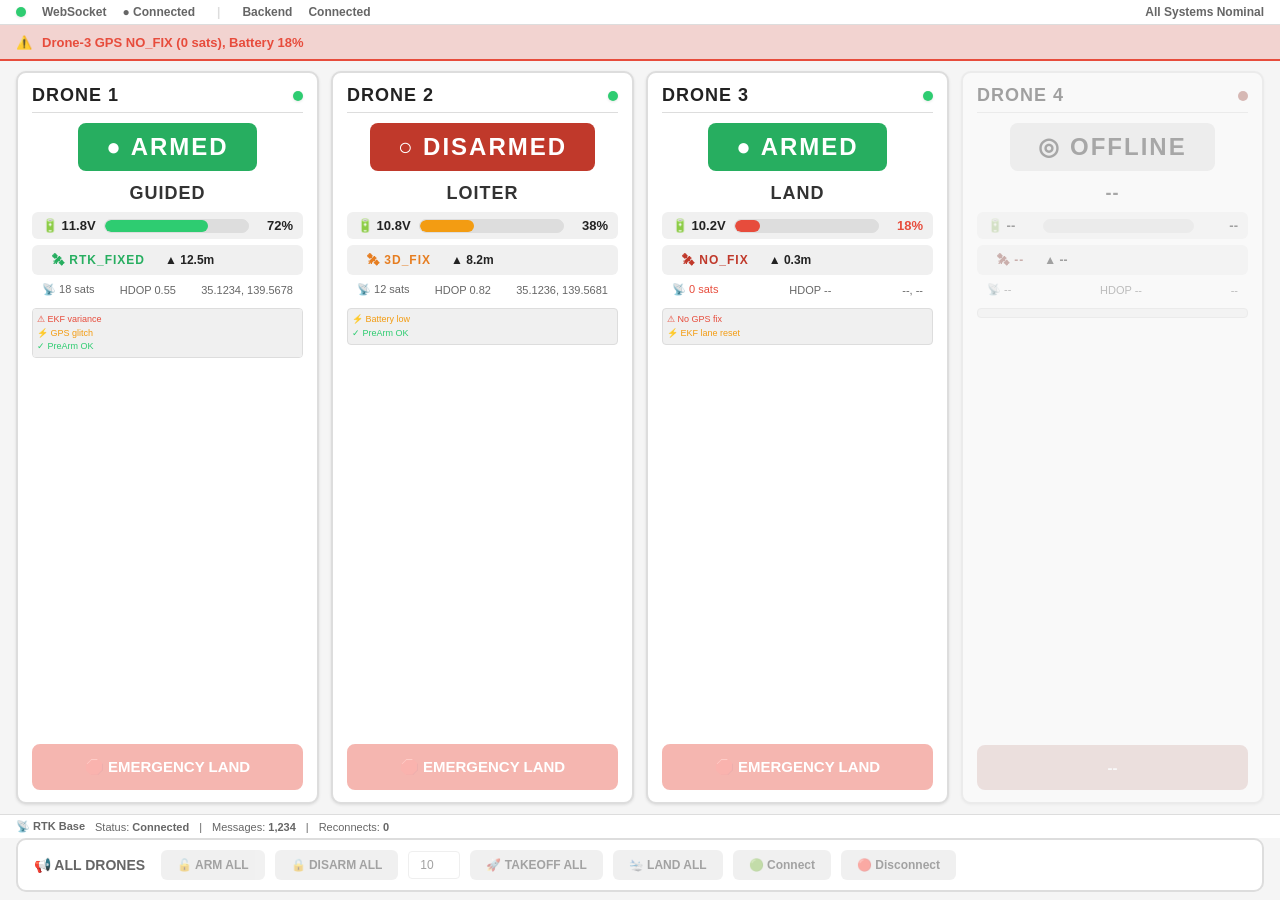
<file: web/static/preview.html>
<!DOCTYPE html>
<html lang="en">
<head>
<meta charset="UTF-8">
<meta name="viewport" content="width=device-width, initial-scale=1.0">
<title>Multi-Drone Dashboard — Static Preview</title>
<style>
/* === RESET & BASE === */
*, *::before, *::after { box-sizing: border-box; margin: 0; padding: 0; }
html, body { height: 100%; overflow: hidden; }
body {
    font-family: 'Segoe UI', 'Helvetica Neue', Arial, sans-serif;
    background: #f5f5f5; color: #222;
    display: flex; flex-direction: column; height: 100vh;
}
/* ---- Status bar ---- */
.status-bar {
    display: flex; align-items: center; gap: 16px;
    padding: 5px 16px; background: #ffffff;
    border-bottom: 1px solid #ddd;
    font-size: 12px; font-weight: 600; flex-shrink: 0;
}
.status-dot { width: 10px; height: 10px; border-radius: 50%; display: inline-block; }
.status-dot.on  { background: #2ecc71; box-shadow: 0 1px 3px rgba(0,0,0,0.1); }
.status-dot.off { background: #e74c3c; }
.status-label { color: #666; }
.status-value { color: #666; }
/* ---- Alert bar ---- */
.alert-bar {
    display: flex; align-items: center; gap: 10px;
    padding: 6px 16px; font-size: 13px; font-weight: bold;
    border-bottom: 2px solid; flex-shrink: 0; min-height: 36px;
}
.alert-bar.alert-warn     { background: rgba(243,156,18,0.15); border-color: #f39c12; color: #f39c12; }
.alert-bar.alert-critical { background: rgba(231,76,60,0.2); border-color: #e74c3c; color: #e74c3c; }
/* ---- 4-column grid ---- */
.multi-drone-grid {
    display: grid; grid-template-columns: repeat(4, 1fr);
    gap: 12px; align-items: stretch; width: 100%;
    padding: 10px 16px; flex: 1 1 auto; min-height: 0;
}
/* ---- Drone card ---- */
.drone-card {
    background: #ffffff; border-radius: 10px; padding: 12px 14px;
    box-shadow: 0 1px 3px rgba(0,0,0,0.1); border: 2px solid #ddd;
    display: flex; flex-direction: column; gap: 6px;
    transition: border-color 0.3s, opacity 0.3s;
}
.drone-card.armed { border-color: #ddd; box-shadow: 0 1px 3px rgba(0,0,0,0.1); }
.drone-card.offline { opacity: 0.4; filter: grayscale(50%); border-color: #ddd; }
/* Card header */
.card-header {
    display: flex; align-items: center; justify-content: space-between;
    border-bottom: 1px solid #ddd; padding-bottom: 6px;
}
.drone-label { font-size: 18px; font-weight: 900; letter-spacing: 1px;
               color: #222; text-transform: uppercase; }
.conn-dot { width: 10px; height: 10px; border-radius: 50%; display: inline-block; }
.conn-dot.on  { background: #2ecc71; box-shadow: 0 1px 3px rgba(0,0,0,0.1); }
.conn-dot.off { background: #e74c3c; }
/* Armed badge */
.armed-badge-wrap { text-align: center; padding: 4px 0; }
.armed-badge-large {
    display: inline-block; padding: 10px 28px; border-radius: 8px;
    font-size: 24px; font-weight: 900; letter-spacing: 2px;
    text-transform: uppercase; transition: all 0.3s;
}
.armed-badge-large.status-ok {
    background: #27ae60; border: none;
    color: #fff;
}
.armed-badge-large.status-warn {
    background: #c0392b; border: none; color: #fff;
}
.armed-badge-large.status-neutral {
    background: #e0e0e0; border: none; color: #333;
}
/* Flight mode */
.mode-display {
    text-align: center; font-size: 18px; font-weight: 700;
    color: #333; text-transform: uppercase; letter-spacing: 1px; padding: 2px 0;
}
/* ---- Battery gauge ---- */
.battery-compact {
    display: flex; align-items: center; gap: 8px;
    padding: 6px 10px; background: #f0f0f0; border-radius: 6px; font-size: 13px;
}
.battery-voltage { font-weight: 700; min-width: 48px; color: #222; }
.battery-gauge-mini {
    flex: 1; height: 14px; background: #ddd;
    border-radius: 7px; overflow: hidden; border: 1px solid #ddd;
}
.battery-gauge-fill-mini { height: 100%; border-radius: 6px; transition: width 0.6s ease; }
.battery-gauge-fill-mini.green  { background: #2ecc71; }
.battery-gauge-fill-mini.yellow { background: #f39c12; }
.battery-gauge-fill-mini.red    { background: #e74c3c; }
.battery-pct { font-weight: 700; min-width: 36px; text-align: right; }
/* ---- GPS row ---- */
.gps-compact {
    display: flex; align-items: center; gap: 10px;
    padding: 5px 10px; background: #f0f0f0; border-radius: 6px; font-size: 12px;
}
.gps-fix-badge {
    display: inline-block; padding: 3px 10px; border-radius: 4px;
    font-weight: 800; font-size: 12px; letter-spacing: 1px;
}
.gps-fix-badge.status-ok   { background: none; border: none; color: #27ae60; }
.gps-fix-badge.status-warn { background: none; border: none; color: #e67e22; }
.gps-fix-badge.status-bad  { background: none; border: none; color: #c0392b; }
.gps-altitude { font-weight: 700; color: #222; }
.gps-supplement {
    display: flex; justify-content: space-between; align-items: center;
    padding: 2px 10px; font-size: 11px; color: #666;
}
/* ---- Debug / STATUSTEXT scroll box ---- */
.debug-box {
    max-height: 50px; overflow-y: auto;
    font-size: 9px;
    background: #f0f0f0; border-radius: 4px;
    padding: 4px; margin: 4px 0;
    border: 1px solid #ddd;
}
.debug-box::-webkit-scrollbar { width: 3px; }
.debug-box::-webkit-scrollbar-track { background: transparent; }
.debug-box::-webkit-scrollbar-thumb { background: #ddd; border-radius: 2px; }
.debug-msg {
    padding: 1px 0; line-height: 1.3;
    white-space: nowrap; overflow: hidden; text-overflow: ellipsis;
}
.debug-msg.error { color: #e74c3c; }
.debug-msg.warn  { color: #f39c12; }
.debug-msg.info  { color: #2ecc71; }
/* ---- EMG STOP button ---- */
.btn-emergency-land {
    width: 100%; padding: 12px; border-radius: 8px;
    background: #e74c3c;
    color: #fff; border: 2px solid #e74c3c;
    font-size: 15px; font-weight: 900; margin-top: auto;
}
.drone-card:not(.armed) .btn-emergency-land { opacity: 0.4; pointer-events: none; }
.btn-emergency-land:disabled { opacity: 0.4; cursor: not-allowed; }
/* ---- RTK bar ---- */
.rtk-bar {
    display: flex; align-items: center; gap: 10px;
    padding: 5px 16px; background: #ffffff; border-top: 1px solid #ddd;
    font-size: 11px; color: #666; flex-shrink: 0;
}
.rtk-label { color: #666; font-weight: bold; }
.rtk-val   { color: #666; font-weight: 600; }
/* ---- Broadcast panel ---- */
.broadcast-panel {
    background: #ffffff; border-radius: 10px; padding: 10px 16px;
    border: 2px solid #ddd; display: flex; align-items: center;
    gap: 10px; flex-shrink: 0; margin: 0 16px 8px; flex-wrap: wrap;
}
.broadcast-label { color: #666; font-weight: 900; font-size: 14px; margin-right: 6px; }
.broadcast-panel button {
    padding: 8px 16px; border-radius: 6px; font-weight: 700; font-size: 12px;
    border: none; color: #333; white-space: nowrap;
}
.broadcast-panel button:disabled { opacity: 0.45; cursor: not-allowed; }
.btn-arm      { background: #e0e0e0; }
.btn-disarm   { background: #e0e0e0; }
.btn-takeoff  { background: #e0e0e0; }
.btn-land     { background: #e0e0e0; }
.btn-connect  { background: #e0e0e0; }
.btn-disconnect { background: #e0e0e0; }
.takeoff-alt-input {
    width: 52px; padding: 6px 4px; border-radius: 4px;
    background: #ffffff; border: 1px solid #ddd; color: #333;
    text-align: center; font-size: 12px;
}
.takeoff-alt-input:disabled { opacity: 0.45; cursor: not-allowed; }
</style>
</head>
<body>



<!-- ====== STATUS BAR ====== -->
<div class="status-bar">
    <span class="status-dot on"></span>
    <span class="status-label">WebSocket</span>
    <span class="status-value">● Connected</span>
    <span style="color:#ddd;margin:0 6px;">|</span>
    <span class="status-label">Backend</span>
    <span class="status-value">Connected</span>
    <span style="margin-left:auto;color:#666;">All Systems Nominal</span>
</div>

<!-- ====== ALERT BAR (dummy: 1 anomaly) ====== -->
<div class="alert-bar alert-critical">
    <span>⚠️</span>
    <span>Drone-3 GPS NO_FIX (0 sats), Battery 18%</span>
</div>

<!-- ====== 4-COLUMN GRID ====== -->
<div class="multi-drone-grid">

    <!-- Drone 1: ARMED, GUIDED, 11.8V 72%, RTK_FIXED, 18 sats, alt 12.5m -->
    <div class="drone-card armed">
        <div class="card-header">
            <span class="drone-label">DRONE 1</span>
            <span class="conn-dot on"></span>
        </div>
        <div class="armed-badge-wrap">
            <span class="armed-badge-large status-ok">● ARMED</span>
        </div>
        <div class="mode-display">GUIDED</div>
        <div class="battery-compact">
            <span class="battery-voltage">🔋 11.8V</span>
            <div class="battery-gauge-mini">
                <div class="battery-gauge-fill-mini green" style="width:72%"></div>
            </div>
            <span class="battery-pct">72%</span>
        </div>
        <div class="gps-compact">
            <span class="gps-fix-badge status-ok">🛰 RTK_FIXED</span>
            <span class="gps-altitude">▲ 12.5m</span>
        </div>
        <div class="gps-supplement">
            <span>📡 18 sats</span>
            <span>HDOP 0.55</span>
            <span class="gps-coords-small">35.1234, 139.5678</span>
        </div>
        <div class="debug-box">
            <div class="debug-msg error">⚠ EKF variance</div>
            <div class="debug-msg warn">⚡ GPS glitch</div>
            <div class="debug-msg info">✓ PreArm OK</div>
        </div>
        <button class="btn-emergency-land" disabled>🛑 EMERGENCY LAND</button>
    </div>

    <!-- Drone 2: DISARMED, LOITER, 10.8V 38%, 3D_FIX, 12 sats, alt 8.2m -->
    <div class="drone-card">
        <div class="card-header">
            <span class="drone-label">DRONE 2</span>
            <span class="conn-dot on"></span>
        </div>
        <div class="armed-badge-wrap">
            <span class="armed-badge-large status-warn">○ DISARMED</span>
        </div>
        <div class="mode-display">LOITER</div>
        <div class="battery-compact">
            <span class="battery-voltage">🔋 10.8V</span>
            <div class="battery-gauge-mini">
                <div class="battery-gauge-fill-mini yellow" style="width:38%"></div>
            </div>
            <span class="battery-pct">38%</span>
        </div>
        <div class="gps-compact">
            <span class="gps-fix-badge status-warn">🛰 3D_FIX</span>
            <span class="gps-altitude">▲ 8.2m</span>
        </div>
        <div class="gps-supplement">
            <span>📡 12 sats</span>
            <span>HDOP 0.82</span>
            <span class="gps-coords-small">35.1236, 139.5681</span>
        </div>
        <div class="debug-box">
            <div class="debug-msg warn">⚡ Battery low</div>
            <div class="debug-msg info">✓ PreArm OK</div>
        </div>
        <button class="btn-emergency-land" disabled>🛑 EMERGENCY LAND</button>
    </div>

    <!-- Drone 3: ARMED, LAND, 10.2V 18%, NO_FIX, 0 sats (alert) -->
    <div class="drone-card armed">
        <div class="card-header">
            <span class="drone-label">DRONE 3</span>
            <span class="conn-dot on"></span>
        </div>
        <div class="armed-badge-wrap">
            <span class="armed-badge-large status-ok">● ARMED</span>
        </div>
        <div class="mode-display">LAND</div>
        <div class="battery-compact">
            <span class="battery-voltage">🔋 10.2V</span>
            <div class="battery-gauge-mini">
                <div class="battery-gauge-fill-mini red" style="width:18%"></div>
            </div>
            <span class="battery-pct" style="color:#e74c3c;">18%</span>
        </div>
        <div class="gps-compact">
            <span class="gps-fix-badge status-bad">🛰 NO_FIX</span>
            <span class="gps-altitude">▲ 0.3m</span>
        </div>
        <div class="gps-supplement">
            <span style="color:#e74c3c;">📡 0 sats</span>
            <span>HDOP --</span>
            <span class="gps-coords-small">--, --</span>
        </div>
        <div class="debug-box">
            <div class="debug-msg error">⚠ No GPS fix</div>
            <div class="debug-msg warn">⚡ EKF lane reset</div>
        </div>
        <button class="btn-emergency-land" disabled>🛑 EMERGENCY LAND</button>
    </div>

    <!-- Drone 4: OFFLINE -->
    <div class="drone-card offline">
        <div class="card-header">
            <span class="drone-label">DRONE 4</span>
            <span class="conn-dot off"></span>
        </div>
        <div class="armed-badge-wrap">
            <span class="armed-badge-large status-neutral">◎ OFFLINE</span>
        </div>
        <div class="mode-display">--</div>
        <div class="battery-compact">
            <span class="battery-voltage">🔋 --</span>
            <div class="battery-gauge-mini">
                <div class="battery-gauge-fill-mini" style="width:0%"></div>
            </div>
            <span class="battery-pct">--</span>
        </div>
        <div class="gps-compact">
            <span class="gps-fix-badge status-bad">🛰 --</span>
            <span class="gps-altitude">▲ --</span>
        </div>
        <div class="gps-supplement">
            <span>📡 --</span>
            <span>HDOP --</span>
            <span class="gps-coords-small">--</span>
        </div>
        <div class="debug-box">
        </div>
        <button class="btn-emergency-land" disabled>--</button>
    </div>

</div><!-- end grid -->


<!-- ====== RTK BASE STATION BAR ====== -->
<div class="rtk-bar">
    <span class="rtk-label">📡 RTK Base</span>
    <span>Status: <span class="rtk-val">Connected</span></span>
    <span>|</span>
    <span>Messages: <span class="rtk-val">1,234</span></span>
    <span>|</span>
    <span>Reconnects: <span class="rtk-val">0</span></span>
</div>

<!-- ====== BROADCAST PANEL ====== -->
<div class="broadcast-panel">
    <span class="broadcast-label">📢 ALL DRONES</span>
    <button class="btn-arm" disabled>🔓 ARM ALL</button>
    <button class="btn-disarm" disabled>🔒 DISARM ALL</button>
    <input type="number" class="takeoff-alt-input" value="10" disabled>
    <button class="btn-takeoff" disabled>🚀 TAKEOFF ALL</button>
    <button class="btn-land" disabled>🛬 LAND ALL</button>
    <button class="btn-connect" disabled>🟢 Connect</button>
    <button class="btn-disconnect" disabled>🔴 Disconnect</button>
</div>

</body>
</html>
</file>
